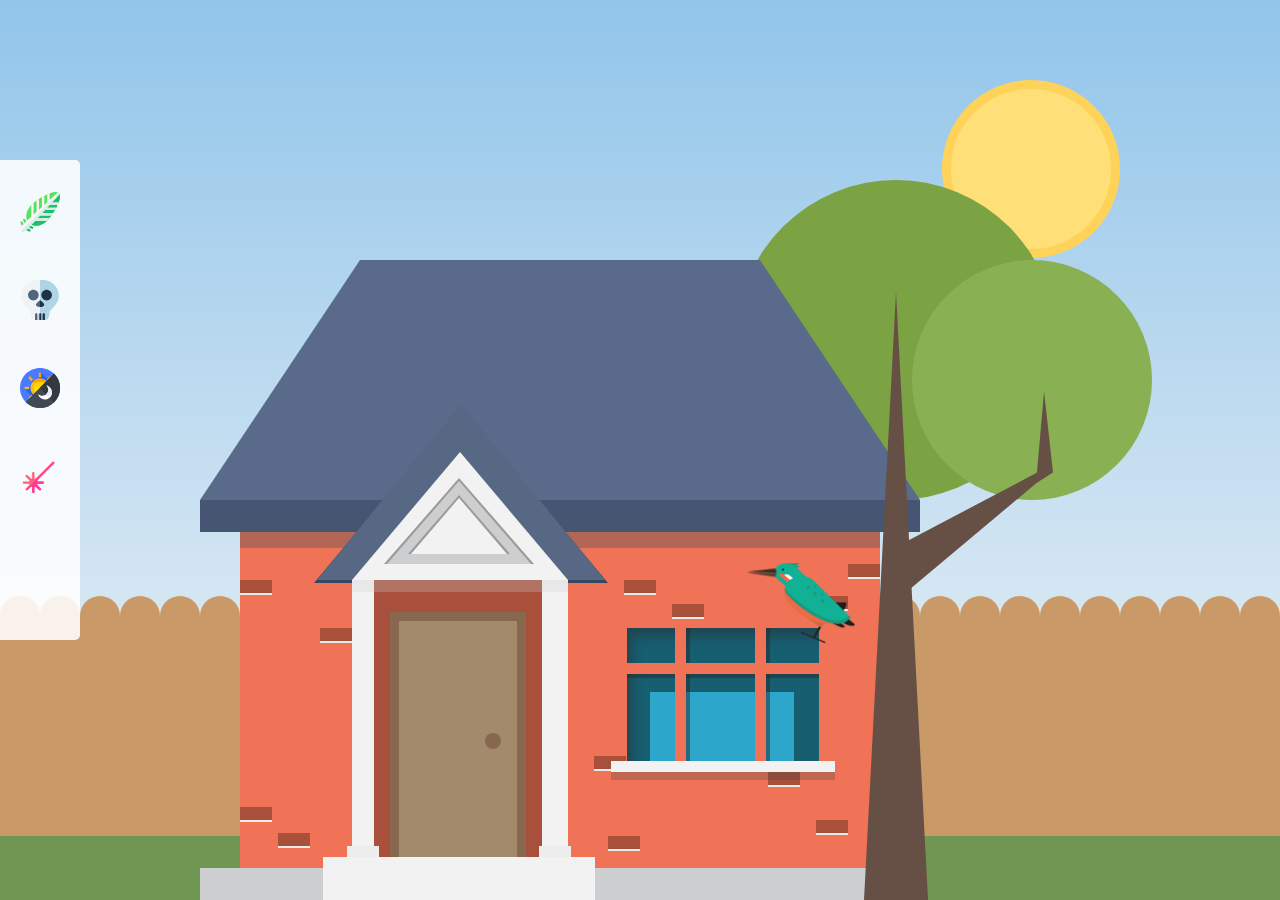
<file: opdracht2/v2/index.html>
<!DOCTYPE html>
<html lang="en" class="day">

<head>
    <meta charset="UTF-8">
    <title>Huisie</title>
    <link rel="stylesheet" href="../styles/styles.css">
    <meta name="viewport" content="width=device-width, initial-scale=1">
</head>

<body>
    <div class="hekhorizontaal1"></div>
    <div class="hekhorizontaal2"></div>
    <div class="hekie">

        <div class="hekstokje"></div>
        <div class="hekstokje"></div>
        <div class="hekstokje"></div>
        <div class="hekstokje"></div>
        <div class="hekstokje"></div>
        <div class="hekstokje"></div>
        <div class="hekstokje"></div>
        <div class="hekstokje"></div>
        <div class="hekstokje"></div>
        <div class="hekstokje"></div>
        <div class="hekstokje"></div>
        <div class="hekstokje"></div>
        <div class="hekstokje"></div>
        <div class="hekstokje"></div>
        <div class="hekstokje"></div>
        <div class="hekstokje"></div>
        <div class="hekstokje"></div>
        <div class="hekstokje"></div>
        <div class="hekstokje"></div>
        <div class="hekstokje"></div>
        <div class="hekstokje"></div>
        <div class="hekstokje"></div>
        <div class="hekstokje"></div>
        <div class="hekstokje"></div>
        <div class="hekstokje"></div>
        <div class="hekstokje"></div>
        <div class="hekstokje"></div>
        <div class="hekstokje"></div>
        <div class="hekstokje"></div>
        <div class="hekstokje"></div>
        <div class="hekstokje"></div>
        <div class="hekstokje"></div>
    </div>
    <div class="gras"></div>
    <div class="zon"></div>




    <section class="boom">
        <div class="bladerenLinks"></div>
        <div class="bladerenMidden"></div>
        <div class="bladerenRechts"></div>

        <div class="groteStam"></div>
        <div class="zijTakjeLinksOne"></div>
        <div class="zijTakjeLinksOneOne"></div>
        <div class="zijTakjeLinksTwo"></div>

        <div class="zijTakjeRightOne"></div>
        <div class="zijTakjeRightOneOne"></div>
        <div class="zijTakjeRightTwo"></div>


    </section>
    <section class="house">


        <div class="muur">
            <div id="baksteen1" class="baksteen"></div>
            <div id="baksteen2" class="baksteen"></div>
            <div id="baksteen3" class="baksteen"></div>
            <div id="baksteen4" class="baksteen"></div>
            <div id="baksteen5" class="baksteen"></div>
            <div id="baksteen6" class="baksteen"></div>
            <div id="baksteen7" class="baksteen"></div>
            <div id="baksteen8" class="baksteen"></div>
            <div id="baksteen9" class="baksteen"></div>
            <div id="baksteen10" class="baksteen"></div>
            <div id="baksteen11" class="baksteen"></div>
            <div id="baksteen12" class="baksteen"></div>

            <div class="raam">

                <div class="raamglinster"></div>
                <div class="horizontaal" id="shaduw1"></div>
                <div class="verticaal1" id="shaduw2"></div>
                <div class="verticaal2" id="shaduw3"></div>
                <div class="horizontaal"></div>
                <div class="verticaal1"></div>
                <div class="verticaal2"></div>
                <div class="vensterbank"></div>

            </div>

        </div>
        <div class="dak"></div>
        <div class="daktrim"></div>
        <div class="stoep"> </div>
        <div class="deurtrim2"></div>
        <div class="deurtrim"></div>

        <div class="paaltjes"></div>
        <div class="deurmuur"></div>
        <div class="deur">
            <div class="deurknop"></div>
        </div>



        <div class="stoep2">
            <div class="paaltjesonder1"></div>
            <div class="paaltjesonder2"></div>
        </div>
        <div class="grootstedriehoek"></div>
        <div class="middendriehoekshaduw"></div>
        <div class="middendriehoek"></div>
        <div class="kleinstedriehoekshaduw"></div>
        <div class="kleinstedriehoek"></div>




    </section>

    <section class="vogel">

        <div class="kop">
            <div class="kuif1"></div>
            <div class="kuif2"></div>
            <div class="hoofd"></div>
            <div class="streep2"></div>
            <div class="streep1"></div>
            <div class="bekonder"></div>
            <div class="bekboven"></div>
            <div class="neusgat"></div>
            <div class="oog"></div>
            <div class="oogDood"></div>
            <div class="oogDood2"></div>
        </div>

        <section class="vogel-vis">
            <article class="visje">
                <div class="zijvin1"></div>
                <div class="zijvin2"></div>
                <div class="vin1"></div>
                <div class="vin2"></div>
                <div class="staartvin1"></div>
                <div class="staartvin2"></div>

            </article>
        </section>



        <div class="benen">
            <div class="voet"></div>
            <div class="bovenbeen"></div>
            <div class="been"></div>
            <div class="nagel1"></div>
            <div class="nagel2"></div>
        </div>

        <div class="romp">
            <div class="staart1"></div>
            <div class="staart2"></div>
            <div class="staart3"></div>
            <div class="borst"></div>
            <div class="vleugel">
                <div class="vleugelpuntje1"></div>
                <div class="vleugelpuntje2"></div>
                <div class="vleugelpuntje3"></div>
                <div class="vleugelpuntje5"></div>
                <div class="vleugelpuntje6"></div>

            </div>
        </div>


    </section>
    <section class="lasers">
        <div class="laserstraal"></div>
        <div class="laserpoint">
            <img src="images/003-lasepointr.svg">
        </div>
    </section>
    <section class="reloadbar">
        <div class="reload">
            <img src="images/refresh.svg" alt="">
        </div>
    </section>

    <section class="toolbar">
        <div class="buttonVliegen button"><img src="images/001-feather.svg" alt=""> </div>
        <div class="buttonDood button"> <img src="images/002-skull.svg" alt=""> </div>
        <div class="buttonNacht button"> <img src="images/004-day-and-night.svg" alt=""> </div>
        <div class="buttonLaser button"> <img id="laserImg" src="images/003-laser.svg" alt=""> </div>
    </section>
</body>
<script src="js/all.js"></script>

</html>
</file>
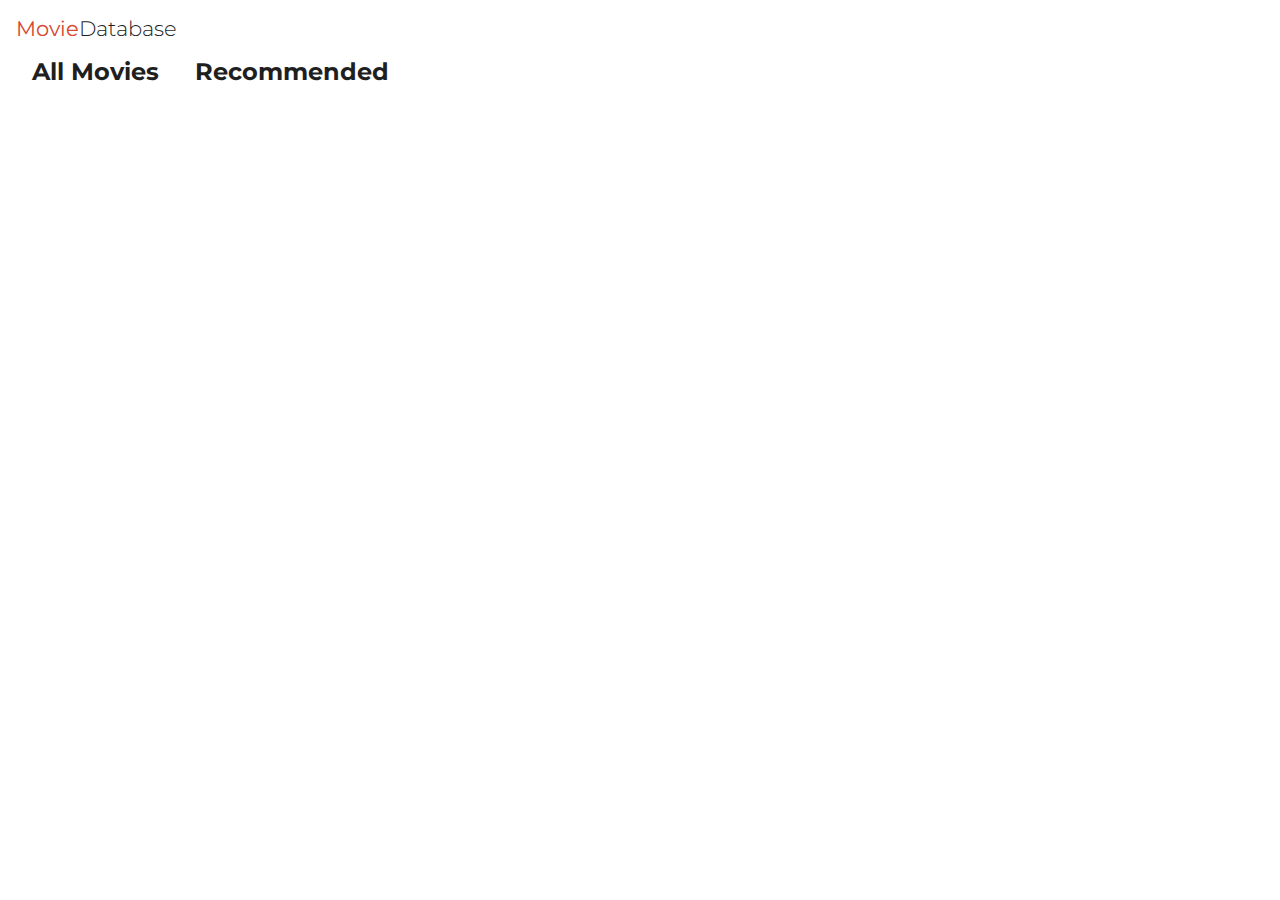
<file: opdracht3/v1.2/index.html>
<!DOCTYPE html>
<html lang="en">

<head>
    <meta charset="UTF-8">
    <title>MovieDatabase</title>
    <link href="styles/styles.css" rel="stylesheet">
    <meta name="viewport" content="width=device-width, initial-scale=1">
    <link href="https://fonts.googleapis.com/css?family=Montserrat:300,400,500,600,700,800" rel="stylesheet">
</head>

<body>
    <nav>
        <h1><b>Movie</b>Database</h1>

        <h2 class="allefilms">All Movies</h2>
        <h2 class="aanbevolen">Recommended</h2>
    </nav>
    <main>
        <!--
<article>
    <img src="images/bladerunner2049ff.jpg" alt="Blade runner cover">
    <div class="moviedetail">
        <h3>Moviename</h3>
        <h4>Moviegenre</h4>
        <span class="release">releasedatum</span>
        <ul>
            <li>Acteur1</li>
            <li>Acteur2</li>
        </ul>
    </div>
</article>
-->
        <div class="aanbevolen">

        </div>



    </main>

    <script src="js/script.js"></script>
</body>

</html>
</file>
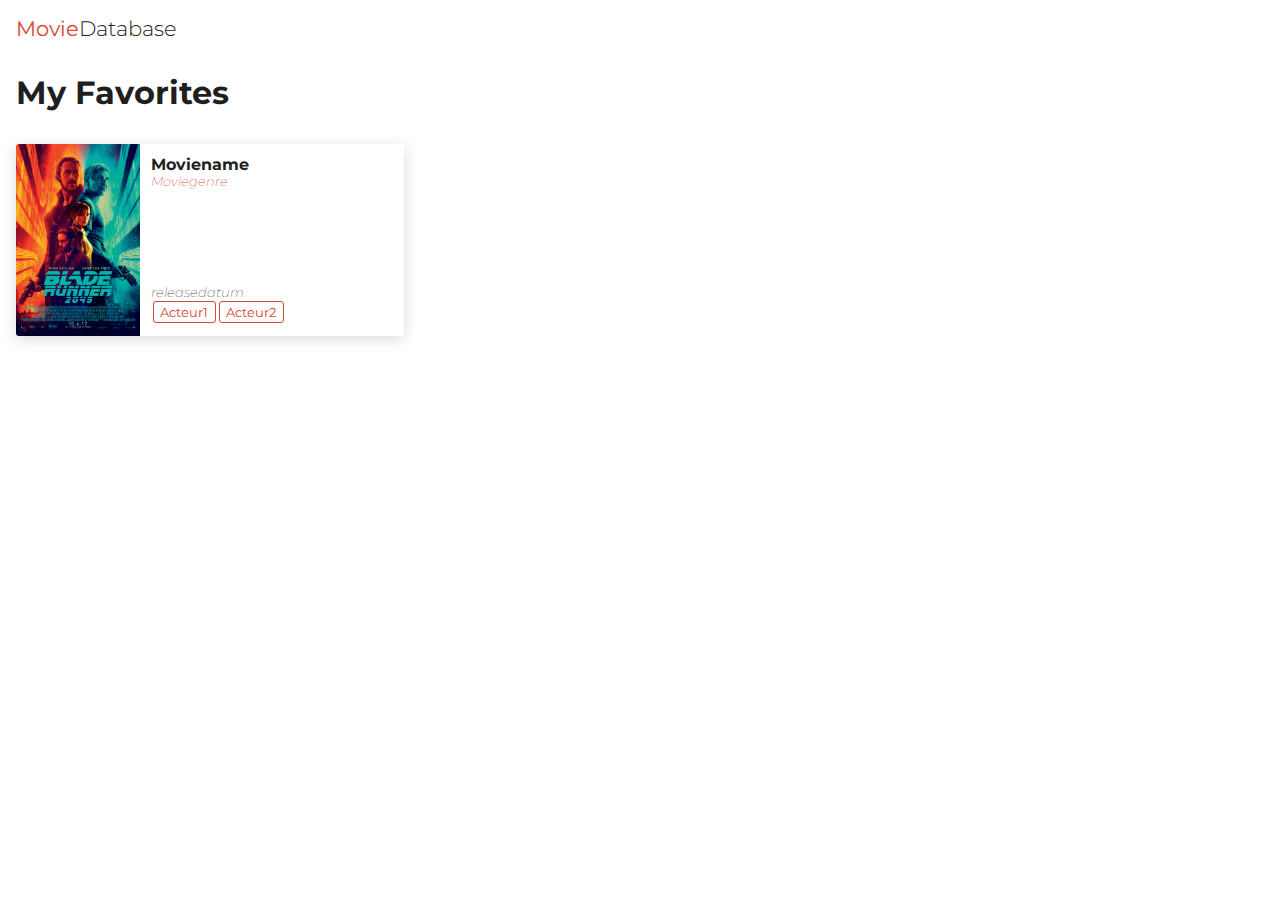
<file: opdracht3/v1/index.html>
<!DOCTYPE html>
<html lang="en">

<head>
    <meta charset="UTF-8">
    <title>MovieDatabase</title>
    <link href="styles/styles.css" rel="stylesheet">
    <meta name="viewport" content="width=device-width, initial-scale=1">
    <link href="https://fonts.googleapis.com/css?family=Montserrat:300,400,500,600,700,800" rel="stylesheet">
</head>

<body>
    <nav>
        <h1><b>Movie</b>Database</h1>
    </nav>
    <h2>My Favorites</h2>
    <main>
        <article>
            <img src="images/bladerunner2049ff.jpg" alt="Blade runner cover">
            <div class="moviedetail">
                <h3>Moviename</h3>
                <h4>Moviegenre</h4>
                <span class="release">releasedatum</span>
                <ul>
                    <li>Acteur1</li>
                    <li>Acteur2</li>
                </ul>
            </div>
        </article>




    </main>

    <script src="js/script.js"></script>
</body>

</html>
</file>
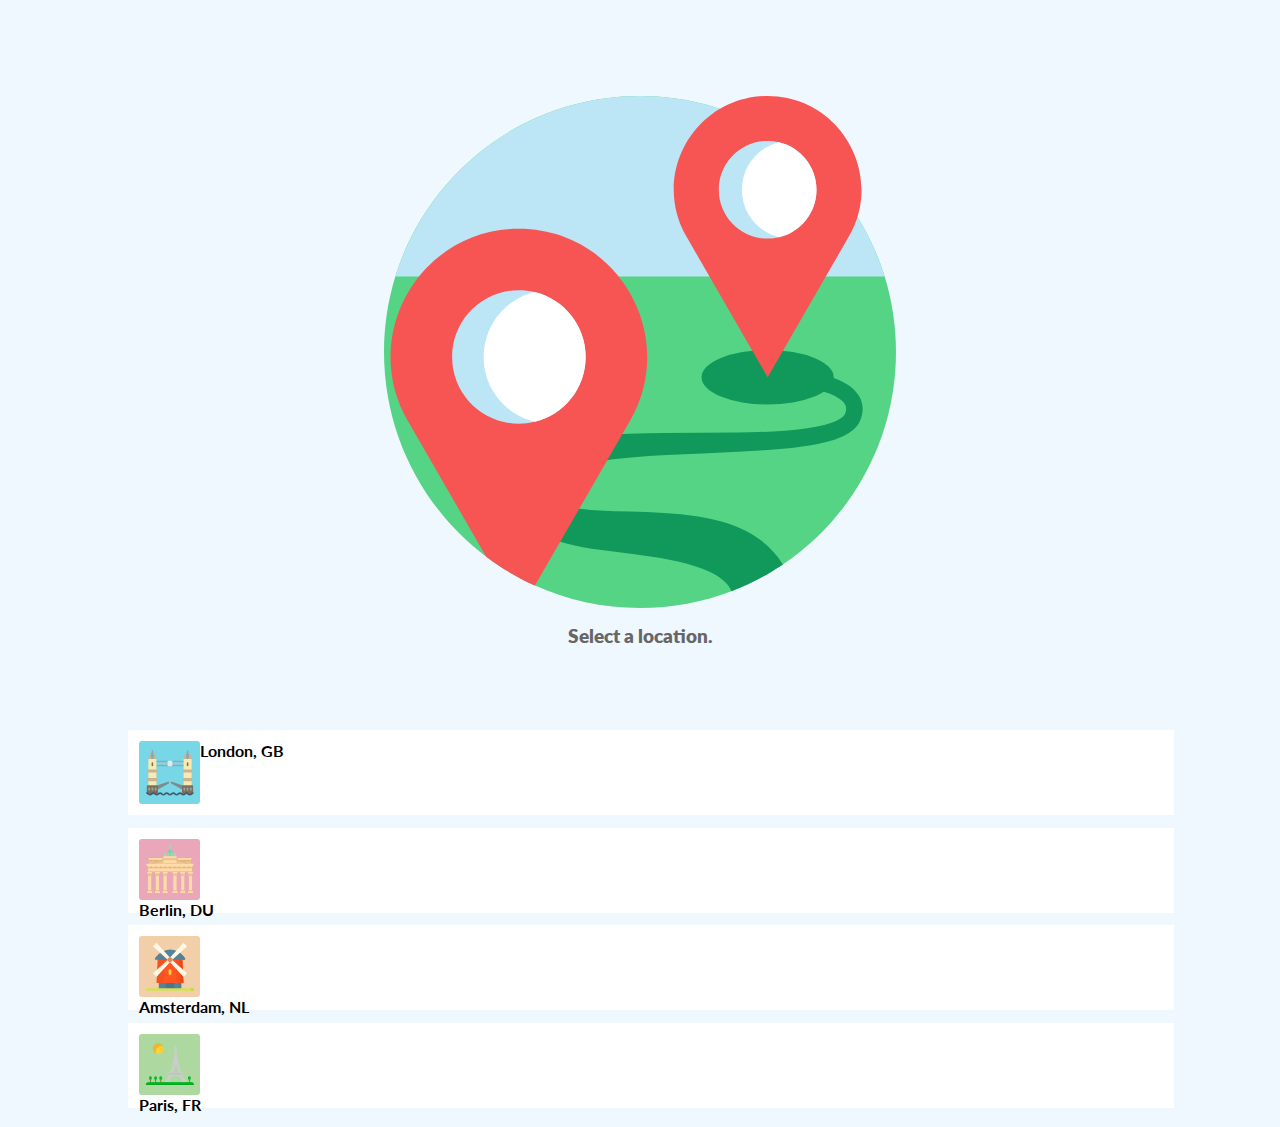
<file: opdracht3/Niet deze/v2/index.html>
<!DOCTYPE html>
<html lang="en">

<head>
    <meta charset="UTF-8">
    <title>Weather</title>
    <link rel="stylesheet" href="styles/styles.css">
    <link href="https://fonts.googleapis.com/css?family=Lato:300,400,700" rel="stylesheet">
    <meta name="viewport" content="width=device-width, initial-scale=1">
</head>

<body>
    <img src="images/place.svg" alt="location svg" class="placessvg">
    <h1>Select a location.</h1>
    <section class="locations">
        <article>
            <img src="images/001-london-bridge.svg" id="blue">
            <h2>London, GB</h2>
        </article>
        <article>
            <div class="berlin">
                <img src="images/004-brandenburg-gate.svg" id="pink">
                <h2>Berlin, DU</h2>
            </div>
        </article>
        <article>
            <div class="amsterdam">
                <img src="images/003-windmill.svg" id="yellow">
                <h2>Amsterdam, NL</h2>
            </div>
        </article>
        <article>
            <div class="paris">
                <img src="images/002-paris.svg" id="green">
                <h2>Paris, FR</h2>
            </div>
        </article>
    </section>
</body>

</html>
</file>
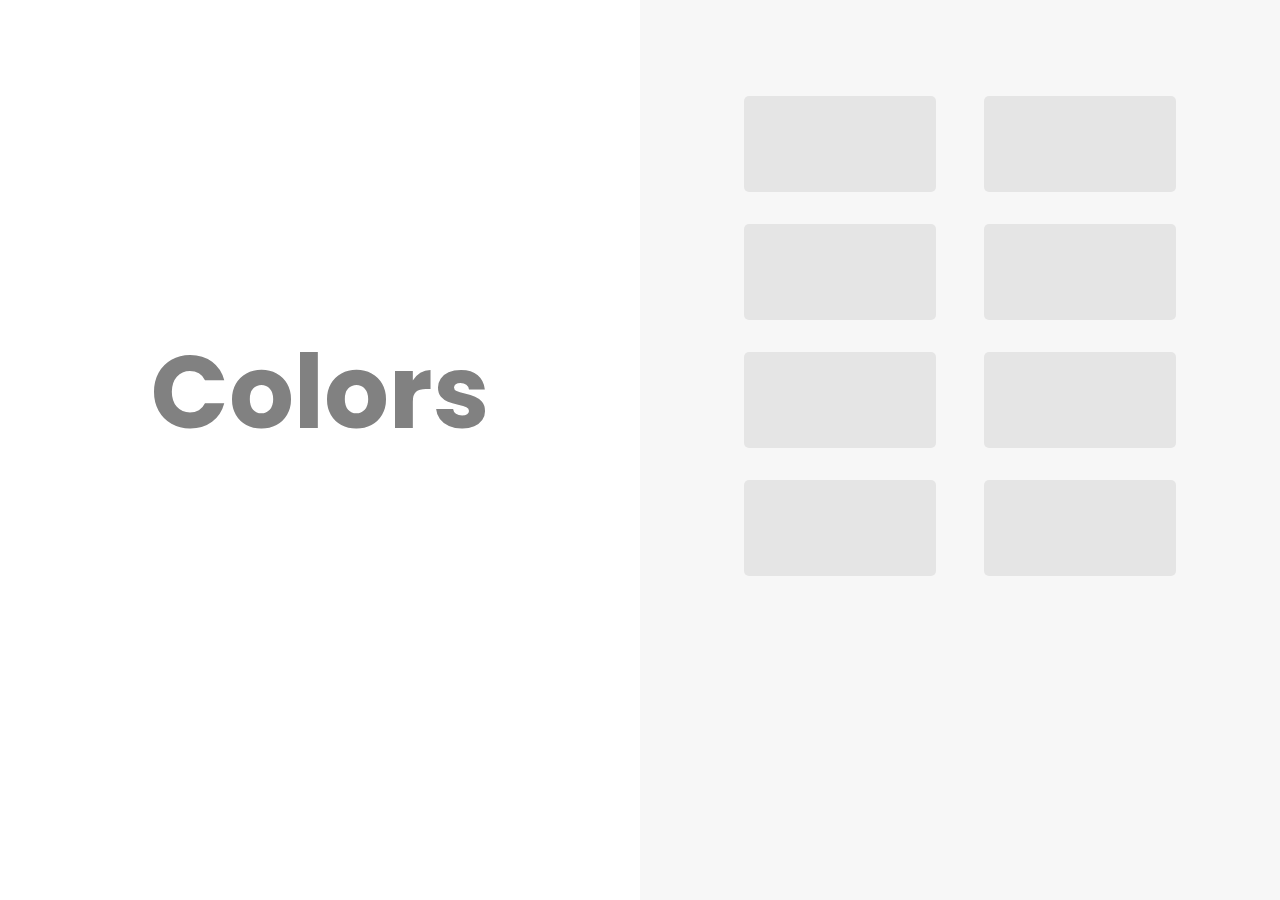
<file: opdracht3/Niet deze/v3/index.html>
<!DOCTYPE html>
<html lang="en">

<head>
    <meta charset="UTF-8">
    <title>Colors</title>
    <link rel="stylesheet" href="styles/styles.css">
    <link href="https://fonts.googleapis.com/css?family=Lato:300,400,700,900|Poppins:300,400,500,600,700,800,900" rel="stylesheet">
    <meta name="viewport" content="width=device-width, initial-scale=1">
</head>

<body>
    <section class="links">
        <h1 id="title">Colors</h1>
    </section>
    <section class="rechts">
        <div class="colorgallary">
            <div class="colorswatches"></div>
            <div class="colorswatches"></div>
            <div class="colorswatches"></div>
            <div class="colorswatches"></div>
            <div class="colorswatches"></div>
            <div class="colorswatches"></div>
            <div class="colorswatches"></div>
            <div class="colorswatches"></div>

        </div>
    </section>
    <script src="js/script.js"></script>
</body>

</html>
</file>
<file: opdracht2/styles/styles.css>
* {
    padding: 0;
    margin: 0;
    font-size: 16px;
}



html {
    width: 100vw;
    height: 100vh;
    background-image: linear-gradient(#91C5EA, #f7f7f7);
}

.gras {
    width: 100%;
    height: 4rem;
    background-color: #6F9652;
    position: absolute;
    bottom: 0;
    border-radius: ;
}

.hekie {
    height: 15rem;
    width: 100%;
    position: absolute;
    /*    background-color: beige;*/
    bottom: 4rem;
    display: flex;
    flex-direction: row;
    justify-content: space-between;
}

.zon {
    width: 10rem;
    height: 10rem;
    background-color: #ffdf77;
    border-radius: 50%;
    position: absolute;
    right: 10rem;
    top: 5rem;
    border: 0.6rem solid #ffd259;

}

.boom {
    width: 30rem;
    height: 45rem;
    position: absolute;
    /*    background-color: aquamarine;*/
    bottom: 0;
    right: 10rem;
}

.groteStam {
    border-left: 2em solid transparent;
    border-right: 2em solid transparent;
    border-bottom: 38rem solid #664f45;
    position: absolute;
    bottom: 0;
    left: 14rem;
    z-index: 50;
}

.zijTakjeLinksOne {
    position: absolute;
    border-left: 11em solid transparent;
    border-right: 1.5em solid transparent;
    border-bottom: 2.4rem solid #664f45;
    transform: rotate(40deg);
    left: 5rem;
    top: 28rem;
}

.zijTakjeLinksOneOne {
    position: absolute;
    border-left: 11em solid transparent;
    border-right: 1.5em solid transparent;
    border-bottom: 2.4rem solid #664f45;
    transform: rotate(40deg);
    left: 5rem;
    top: 27.7rem;
}

.zijTakjeLinksTwo {
    position: absolute;
    border-left: 5em solid transparent;
    border-right: 1em solid transparent;
    border-top: 1rem solid #664f45;
    transform: rotate(85deg);
    left: 3rem;
    top: 23.5rem;
}

.zijTakjeRightOne {
    position: absolute;
    border-right: 11em solid transparent;
    border-left: 1.5em solid transparent;
    border-bottom: 2.4rem solid #664f45;
    transform: rotate(-40deg);
    right: 3.5rem;
    top: 20rem;

}

.zijTakjeRightOneOne {
    position: absolute;
    border-right: 11em solid transparent;
    border-left: 1.5em solid transparent;
    border-bottom: 2.4rem solid #664f45;
    transform: rotate(-40deg);
    right: 3.5rem;
    top: 19.7rem;
}

.zijTakjeRightTwo {
    position: absolute;
    border-right: 5em solid transparent;
    border-left: 0.8em solid transparent;
    border-top: 1rem solid #664f45;
    transform: rotate(-85deg);
    right: 1.6rem;
    top: 15.6rem;
}

.bladerenLinks {
    position: absolute;
    height: 15rem;
    width: 15rem;
    background-color: #89b053;
    border-radius: 50%;
    top: 13rem;
    left: -1rem;
}

.bladerenMidden {
    position: absolute;
    height: 20rem;
    width: 20rem;
    background-color: #7ba344;
    border-radius: 50%;
    top: 0rem;
    left: 6rem;
}

.bladerenRechts {
    position: absolute;
    height: 15rem;
    width: 15rem;
    background-color: #89b053;
    border-radius: 50%;
    top: 5rem;
    right: -2rem;
}


.hekstokje {
    height: 17rem;
    width: 2.5rem;
    background-color: #c99968;
    border-radius: 20px;
}

.hekhorizontaal1 {
    position: absolute;
    width: 100%;
    height: 1.5rem;
    background-color: #966e46;
    bottom: 6rem;
}

.hekhorizontaal2 {
    position: absolute;
    width: 100%;
    height: 1.5rem;
    background-color: #966e46;
    bottom: 14rem;
}

.house {
    width: 60rem;
    height: 40rem;
    /*    background-color: #ac85a;*/
    position: absolute;
    bottom: 0;
}

.muur {
    width: 40rem;
    height: 25rem;
    background-color: #F07357;
    position: absolute;
    left: 15rem;
    bottom: 2rem;
    box-shadow: inset 0px 80px 0px 0px rgba(85, 85, 85, 0.4);
}

.dak {
    width: 25rem;
    position: absolute;
    border-bottom: 15rem solid #5A6A8A;
    border-left: 10rem solid transparent;
    border-right: 10rem solid transparent;
    left: 12.5rem;
}

.daktrim {
    width: 45rem;
    height: 2rem;
    background-color: #465672;
    position: absolute;
    left: 12.5rem;
    top: 15rem;
}

.stoep {
    width: 45rem;
    height: 2rem;
    background-color: #CDCFD1;
    position: absolute;
    bottom: 0rem;
    left: 12.5rem;
}

.stoep2 {
    width: 17rem;
    height: 2.7rem;
    background-color: #f2f2f2;
    position: absolute;
    bottom: 0rem;
    left: 20.2rem;
}


.baksteen {
    width: 2rem;
    height: 0.8rem;
    position: absolute;
    background-color: #A9503A;
    box-shadow: 0px 2px 0px 0px rgb(235, 235, 235);
}

.paaltjes {
    width: 13.5rem;
    height: 20rem;
    background-color: #f2f2f2;
    position: absolute;
    bottom: 0rem;
    left: 22rem;
}

.deurmuur {
    width: 10.5rem;
    height: 20rem;
    background-color: #A8503B;
    position: absolute;
    bottom: 0rem;
    left: 23.4rem;
}

.deur {
    width: 8.5rem;
    height: 18rem;
    background-color: #A48A6D;
    border: solid 0.6rem #87684E;
    position: absolute;
    bottom: 0rem;
    left: 24.4rem;
    box-sizing: border-box;
}



.grootstedriehoek {
    position: absolute;
    height: 6em;
    border-style: solid;
    border-width: 0 6.75em 8em;
    border-color: transparent transparent #f2f2f2;
    box-shadow: 0px 12px 0px 0px rgba(209, 209, 209, 0.28);
    left: 22rem;
    top: 6rem;
}

.middendriehoek {
    position: absolute;
    height: 6em;
    border-style: solid;
    border-width: 0 4.5em 5.2em;
    border-color: transparent transparent #CDCED0;
    box-shadow: inset 0px 0px 26px 8px rgba(87, 87, 87, 1);
    left: 24.2rem;
    top: 7.8rem;
}

.middendriehoekshaduw {
    position: absolute;
    height: 6em;
    border-style: solid;
    border-width: 0 4.7em 5.4em;
    border-color: transparent transparent #9b9b9b;
    /*    box-shadow: inset 0px 0px 26px 8px rgba(87, 87, 87, 1);*/
    left: 24rem;
    top: 7.6rem;
}

.kleinstedriehoek {
    position: absolute;
    height: 6em;
    border-style: solid;
    border-width: 0 3em 3.5em;
    border-color: transparent transparent #f2f2f2;
    box-shadow: inset 0px 0px 58px 31px rgba(87, 87, 87, 0.96);
    left: 25.7rem;
    top: 8.9rem;
}

.kleinstedriehoekshaduw {
    position: absolute;
    height: 6em;
    border-style: solid;
    border-width: 0 3.2em 3.7em;
    border-color: transparent transparent #9b9b9b;
    /*    box-shadow: inset 0px 0px 58px 31px rgba(87, 87, 87, 0.96);*/
    left: 25.5rem;
    top: 8.7rem;
}

.deurtrim {
    position: absolute;
    height: 6em;
    border-style: solid;
    border-width: 0 9em 11em;
    border-color: transparent transparent #576884;
    left: 19.8rem;
    top: 3rem;
}

.deurtrim2 {
    position: absolute;
    height: 6em;
    border-style: solid;
    border-width: 0 9.2em 11em;
    border-color: transparent transparent #374760;
    left: 19.6rem;
    top: 3.2rem;
}

.raam {
    position: absolute;
    width: 12rem;
    height: 9rem;
    background-color: #175E71;
    bottom: 6rem;
    right: 3.8rem;
    box-shadow: inset 30px 33px 11px -24px rgba(41, 41, 41, 0.43);
}

.raamglinster {
    position: absolute;
    width: 9rem;
    height: 5rem;
    background-color: #2CA6CA;
    right: 3.8rem;
    bottom: 0;
    left: 1.4rem;
}

.horizontaal {
    position: absolute;
    width: 12rem;
    height: 0.7rem;
    background-color: #F07357;
    top: 2.2rem;
}

.verticaal1 {
    position: absolute;
    width: 0.7rem;
    height: 9rem;
    background-color: #F07357;
    top: 0;
    left: 3rem;
}

.verticaal2 {
    position: absolute;
    width: 0.7rem;
    height: 9rem;
    background-color: #F07357;
    top: 0;
    left: 8rem;
}

.vensterbank {
    position: absolute;
    width: 14rem;
    height: 0.7rem;
    background-color: #f2f2f2;
    bottom: 0;
    left: -1rem;
    box-shadow: 0px 8px 0px 0px rgba(70, 70, 70, 0.28);
}

.paaltjesonder1 {
    height: 0.7rem;
    width: 2rem;
    background-color: #ededed;
    position: absolute;
    top: -0.7rem;
    left: 1.5rem;
}

.paaltjesonder2 {
    height: 0.7rem;
    width: 2rem;
    background-color: #ededed;
    position: absolute;
    top: -0.7rem;
    right: 1.5rem;
}


/*vogel*/


.vogel {
    position: absolute;
    right: 9.5rem;
    bottom: -0.5rem;
    /* background-color: #ff9c9c; */
    width: 40em;
    transform: scale(.15);
    height: 40em;
    transition-timing-function: ease-in;
    transition: 4s ease-in;
    transition: ease-in;

}

.vogel.vliegen {
    /*    animation: vliegBoog infinite;*/
    animation-duration: 2s;
    transition: ease-in;
    transform: translate(0) scale(.15) animation-iteration-count: none;
    /*    animation-direction: alternate;*/
    animation-timing-function: ease;
    animation-fill-mode: forwards;
    animation-delay: 1s;

    animation: vliegBoog 3s ease-in-out infinite;
}

@keyframes vliegBoog {
    25% {
        transform: translateY(-25%) scale(.15)
    }

    50% {
        transform: translateY(-20%) scale(.15)
    }

    75% {
        transform: translateY(-25%) scale(.15)
    }
}


.vogel.dood {
    animation: dood;
    animation-duration: 2s;
    transition: ease-in;
    transform: translate(0) scale(.15);
    /*    animation-direction: alternate;*/
    animation-timing-function: ease;
    animation-fill-mode: forwards;

}

@keyframes dood {
    25% {
        transform: translateY(10%) scale(.15) rotate(180deg)
    }

    100% {
        transform: translateY(55%) scale(.15) rotate(180deg)
    }


}

.vleugel.sneller {
    animation-name: flapper;
    animation-duration: 0.1s;
}

.romp {
    /*    position: absolute;*/
    background-color: antiquewhite;
}

.vleugel {
    height: 12em;
    width: 29em;
    position: absolute;
    left: 13rem;
    top: 10rem;
    background-color: #11b196;
    border-radius: 18em 0px 200% 9em;
    transform: rotate(45deg);
    transform-origin: left;
    box-shadow: inset -0.8em -0.8em 0.1em 0.1em #24947c;


    animation-name: flapper;
    animation-duration: 1s;
    animation-iteration-count: infinite;
    animation-direction: alternate;
    animation-timing-function: ease-in-out;
}

@keyframes flapper {
    from {
        transform: translate(0em, -0.5em) rotate(31deg);
    }

    to {
        transform: translate(-1em, -.5em) rotate(39deg);
    }
}

.deurknop {
    height: 1rem;
    width: 1rem;
    border-radius: 50%;
    background-color: #87684E;
    right: 1rem;
    top: 7rem;
    position: absolute;
}

.borst {
    height: 10em;
    width: 24em;
    position: absolute;
    top: 55%;
    left: 21%;
    background-color: #e96c47;
    border-radius: 0 0 50% 50%;
    transform: rotate(33deg)
}

.staart1 {
    height: 5em;
    width: 10em;
    position: absolute;
    background-color: #1d1d1d;
    border-top-left-radius: 100px;
    border-top-right-radius: 100px;
    top: 65%;
    left: 65%;
    transform: rotate(180deg)
}

.staart2 {
    height: 3.5em;
    width: 15em;
    position: absolute;
    background-color: #1d1d1d;
    border-top-left-radius: 100%;
    border-top-right-radius: 10%;
    top: 75%;
    left: 63%;
    transform: rotate(220deg)
}

.staart3 {
    height: 3em;
    width: 15em;
    position: absolute;
    background-color: #1d1d1d;
    border-top-left-radius: 100%;
    border-top-right-radius: 10%;
    top: 77%;
    left: 53%;
    transform: rotate(220deg)
}

.been {
    height: 6em;
    width: 8em;
    position: absolute;
    bottom: 13%;
    left: 50%;
    background-color: #cd6949;
    transform: rotate(35deg)
}

.bovenbeen {
    height: 6em;
    width: 1em;
    position: absolute;
    bottom: -3%;
    left: 58.5%;
    background-color: #272727;
    transform: rotate(30deg)
}

.voet {
    height: 10em;
    width: 0.5em;
    position: absolute;
    bottom: -14%;
    left: 55%;
    background-color: #272727;
    transform: rotate(113deg)
}

.nagel1 {
    height: 0.7rem;
    width: 1rem;
    border-radius: 50%;
    box-shadow: inset -0.5px 4px 0 2px #1c1c1c;
    position: absolute;
    bottom: 2.3%;
    left: 42.4%;
    transform: rotate(-4deg);
    z-index: 10;
}

.nagel2 {
    height: 0.7rem;
    width: 1rem;
    border-radius: 50%;
    box-shadow: inset -0.5px 4px 0 2px #1c1c1c;
    position: absolute;
    bottom: -7.5%;
    left: 66%;
    transform: rotate(30deg);
    z-index: 10;
}

.vleugelpuntje1 {
    width: 1.3rem;
    height: 1.3rem;
    background-color: #24947c;
    border-radius: 50%;
    position: absolute;
    top: 3rem;
    left: 7rem;
}

.vleugelpuntje2 {
    width: 1.3rem;
    height: 1.3rem;
    background-color: #24947c;
    border-radius: 50%;
    position: absolute;
    top: 2.8rem;
    left: 11rem;
}

.vleugelpuntje3 {
    width: 1.3rem;
    height: 1.3rem;
    background-color: #24947c;
    border-radius: 50%;
    position: absolute;
    top: 2.8rem;
    left: 15.3rem;
}


.vleugelpuntje5 {
    width: 0.9rem;
    height: 0.9rem;
    background-color: #24947c;
    border-radius: 50%;
    position: absolute;
    top: 1rem;
    left: 9rem;
}

.vleugelpuntje6 {
    width: 0.9rem;
    height: 0.9rem;
    background-color: #24947c;
    border-radius: 50%;
    position: absolute;
    top: 1.2rem;
    left: 13.5rem;
}




/*Kop*/

.hoofd {
    height: 9em;
    width: 15em;
    position: absolute;
    left: 14%;
    top: 28%;
    background-color: #11b196;
    border-radius: 18em 0px 200% 9em;
    transform: rotate(45deg);
}

.streep1 {
    height: 1.5em;
    width: 15em;
    position: absolute;
    background-color: #e96c47;
    border-radius: 20em 0;
    top: 45%;
    left: 16%;
    transform: rotate(40deg);

}

.streep2 {
    height: 2em;
    width: 15em;
    position: absolute;
    background-color: #ffffff;
    border-radius: 20em 0;
    top: 45%;
    left: 21%;
    transform: rotate(40deg);
}

.bekonder {
    width: 0;
    height: 0;
    border-left: 12em solid transparent;
    border-right: 0.5em solid transparent;

    border-top: 1.8em solid #5a4135;
    position: absolute;
    top: 34%;
    left: -14%;
}

.bekboven {
    width: 0;
    height: 0;
    border-left: 12em solid transparent;
    border-right: 0.5em solid transparent;

    border-bottom: 1.8em solid #3e2c21;
    position: absolute;
    top: 29.2%;
    left: -13.9%;
    transform: rotate(2deg);
    z-index: 10;
}

.neusgat {
    width: 0;
    height: 0;
    border-left: 1.2em solid transparent;
    border-right: 0em solid transparent;

    border-bottom: 0.4em solid #5a4135;
    position: absolute;
    top: 31.3%;
    left: 10%;
    transform: rotate(3deg);
    z-index: 11;
}

.oog {
    width: 0.8rem;
    height: 0.8rem;
    background-color: black;
    border-radius: 50%;
    position: absolute;
    top: 30%;
    left: 23%;
    display: block;
}

.oogDood {
    width: 2rem;
    height: 0.5rem;
    background-color: black;
    border-radius: 15px;
    position: absolute;
    top: 30%;
    left: 23%;
    transform: rotate(-45deg);
    display: none;
}

.oogDood2 {
    width: 2rem;
    height: 0.5rem;
    background-color: black;
    border-radius: 15px;
    position: absolute;
    top: 30%;
    left: 23%;
    transform: rotate(45deg);
    display: none;
}

.kuif1 {
    width: 0;
    height: 0;
    border-left: 1em solid transparent;
    border-right: 4.5em solid transparent;

    border-top: 2.5em solid #24947c;
    position: absolute;
    top: 24.2%;
    left: 28%;
}

.kuif2 {
    width: 0;
    height: 0;
    border-left: 1em solid transparent;
    border-right: 4.5em solid transparent;

    border-top: 2.5em solid #24947c;
    position: absolute;
    top: 27%;
    left: 28%;
}


/*Frontend*/

.toolbar {
    width: 5rem;
    height: 30rem;
    position: absolute;
    left: 0;
    top: 10rem;
    background-color: rgba(255, 255, 255, 0.87);
    border-radius: 0 5px 5px 0;
}

.button {
    height: 2.5rem;
    width: 5rem;

    margin: 1rem 0;
    padding: 1rem 0;
}

.button img {
    width: 2.5rem;
    display: block;
    margin: auto;
}

.button:hover {
    background-color: rgba(216, 216, 216, 0.87);
}

#laserImg {
    transform: rotate(45deg);
}

.reloadbar {
    width: 5rem;
    height: 5rem;
    position: absolute;
    left: 0;
    top: 4rem;
    background-color: rgba(255, 255, 255, 0.87);
    border-radius: 0 5px 5px 0;
    display: none;
}

.reload {
    height: 2.5rem;
    width: 5rem;

    padding: 1.3rem 0;
}

.reload img {
    width: 2.5rem;
    display: block;
    margin: auto;
}

.lasers {
    position: absolute;
    right: 65rem;
    top: 40.1rem;

    animation-name: laserss;
    animation-duration: 0.1s;
    animation-iteration-count: infinite;
    animation-direction: alternate;
    display: none;

}

.laserstraal {
    box-sizing: border-box;
    position: absolute;
    height: 0.4rem;
    width: 35rem;
    background-color: #c95a5a;
    transform: rotate(-20deg);
    border-top: 2px solid #812c2c;
    border-bottom: 2px solid #812c2c;
    border-radius: 50%;

    /*    animation-timing-function: ease-in-out;*/
}


@keyframes laserss {
    50% {
        filter: invert(100%)
    }
}




.laserpoint {
    position: absolute;
    width: 5rem;
    height: 5rem;
    /*    background-color: aqua;*/
    top: 3.5rem;
    left: -1rem;

    animation-name: lasersgroot;
    animation-duration: 0.5s;
    animation-iteration-count: infinite;
    animation-direction: alternate;
}

@keyframes lasersgroot {
    50% {
        transform: rotate(180deg) scale(1.2);
    }
}







#shaduw1 {
    background-color: rgba(41, 41, 41, 0.49);
    top: 2.4rem;
}

#shaduw2 {
    background-color: rgba(41, 41, 41, 0.49);
    left: 8.2rem;
}

#shaduw3 {
    background-color: rgba(41, 41, 41, 0.49);
    left: 3.2rem;
}

#baksteen1 {
    top: 7rem
}

#baksteen2 {
    bottom: 3rem;
}

#baksteen3 {
    bottom: 1.4rem;
    left: 2.4rem;
}

#baksteen4 {
    top: 10rem;
    left: 5rem;
}

#baksteen5 {
    top: 7rem;
    left: 24rem;
}

#baksteen6 {
    top: 8.5rem;
    left: 27rem;
}

#baksteen7 {
    top: 6rem;
    right: 0rem;
}

#baksteen8 {
    top: 8rem;
    right: 2rem;
}

#baksteen9 {
    top: 18rem;
    right: 15.9rem;
}

#baksteen10 {
    top: 19rem;
    right: 5rem;
}

#baksteen11 {
    top: 22rem;
    right: 2rem;
}

#baksteen12 {
    top: 23rem;
    right: 15rem;
}
</file>
<file: opdracht3/v1.2/styles/styles.css>
* {
    margin: 0;
    padding: 0;
    font-size: 16px;
    font-family: 'Montserrat', sans-serif;
    color: #1f1f1f;
}

body {
    padding: 1rem;
    transition: ease-in 0.5s;
}

main {
    margin-top: 1rem;
    display: grid;
    display: grid;
    grid-template-columns: repeat(1fr);

}

h1 {
    font-size: 1.3rem;
    font-weight: 300;
}

/*
nav:nth-child(3)::before {
    content: "";
    background-repeat: no-repeat;
    background-position: -0.5rem 75%;
    background-size: 110%;
    width: 2rem;
    height: 1.6rem;
    transition: 0.3s;
    background-image: url(../images/001-video-player-1.svg);
}
*/

h2 {
    padding: 1rem 1rem 0 1rem;
    font-size: 1rem;
    display: inline-block;
}


h4 {
    font-weight: 200;
    font-style: oblique;
    font-size: 0.8rem;
    color: #D64933;

}

h1 b {
    font-size: 1.3rem;
    color: #D64933;
}

article {
    border-radius: 3px;
    /*    background-color: aqua;*/
    width: 100%;
    height: 12rem;
    display: flex;
    box-shadow: 0px 3px 15px rgba(0, 0, 0, 0.15);
    margin: 0.5rem 0rem;
    /*    transition: ease-in 0.5s;*/
}

.moviedetail {
    padding: 0.7rem;
    display: flex;
    flex-direction: column;
}

article footer {
    justify-content: flex-end;
    margin-top: auto;
}

.release {
    font-weight: 200;
    font-style: oblique;
    font-size: 0.8rem;
    color: #4d4d4d;
    justify-content: flex-end;
    margin-top: auto;
}


article ul {
    width: 100%;
    list-style: none;
    display: flex;

}

article ul li {
    margin: 0.1rem;
    padding: 0.15rem 0.4rem;
    border: 1px solid #D64933;
    border-radius: 3px;
    color: #D64933;
    font-size: 0.8rem;
}

article img {
    border-radius: 3px 0px 0px 3px;
    max-width: 32%;
    object-fit: cover;
    overflow: hidden;
}

.hidden {
    display: none;
}

@media only screen and (min-width: 700px) {

    body {
        padding: 0rem;
        transition: ease-in 0.5s;
    }

    nav {
        padding: 1rem;
    }

    main {
        grid-template-columns: 1fr 1fr;
    }

    article {
        width: 91%;
        margin: 1rem;
    }

    h2 {
        padding: 1rem 1rem 0 1rem;
        font-size: 1.5rem;
        display: inline-block;
    }
}

@media only screen and (min-width: 980px) {

    body {
        padding: 0rem;
        transition: ease-in 0.5s;
    }

    nav {
        padding: 1rem;
    }

    main {
        grid-template-columns: 1fr 1fr 1fr;
        /*        padding: 2rem;*/
    }

    article {
        width: 91%;
        margin: 1rem;
    }
}
</file>
<file: opdracht3/v1/styles/styles.css>
* {
    margin: 0;
    padding: 0;
    font-size: 16px;
    font-family: 'Montserrat', sans-serif;
    color: #1f1f1f;
}

body {
    padding: 1rem;
}

main {
    margin-top: 1rem;
    display: grid;
    display: grid;
    grid-template-columns: repeat(1fr);
}

h1 {
    font-size: 1.3rem;
    font-weight: 300;
}

h2 {
    padding: 1rem 1rem 0 1rem;
    font-size: 2rem;
}

h4 {
    font-weight: 200;
    font-style: oblique;
    font-size: 0.8rem;
    color: #D64933;

}

h1 b {
    font-size: 1.3rem;
    color: #D64933;
}

article {
    border-radius: 3px;
    /*    background-color: aqua;*/
    width: 100%;
    height: 12rem;
    display: flex;
    box-shadow: 0px 3px 15px rgba(0, 0, 0, 0.15);
    margin: 0.5rem 0rem;
}

.moviedetail {
    padding: 0.7rem;
    display: flex;
    flex-direction: column;
}

article footer {
    justify-content: flex-end;
    margin-top: auto;
}

.release {
    font-weight: 200;
    font-style: oblique;
    font-size: 0.8rem;
    color: #4d4d4d;
    justify-content: flex-end;
    margin-top: auto;
}


article ul {
    width: 100%;
    list-style: none;
    display: flex;

}

article ul li {
    margin: 0.1rem;
    padding: 0.15rem 0.4rem;
    border: 1px solid #D64933;
    border-radius: 3px;
    color: #D64933;
    font-size: 0.8rem;
}

article img {
    border-radius: 3px 0px 0px 3px;
    max-width: 32%;
    object-fit: cover;
    overflow: hidden;
}

@media only screen and (min-width: 700px) {

    body {
        padding: 0rem;
    }

    nav {
        padding: 1rem;
    }

    main {
        grid-template-columns: 1fr 1fr;
    }

    article {
        width: 91%;
        margin: 1rem;
    }
}

@media only screen and (min-width: 980px) {

    body {
        padding: 0rem;
    }

    nav {
        padding: 1rem;
    }

    main {
        grid-template-columns: 1fr 1fr 1fr;
    }

    article {
        width: 91%;
        margin: 1rem;
    }
}
</file>
<file: opdracht3/Niet deze/v2/styles/styles.css>
* {
    margin: 0;
    padding: 0;
    font-size: 16px;
    font-family: 'Lato', sans-serif;
}

body {
    background-color: aliceblue;
}

body h1 {
    font-size: 1.2rem;
    text-align: center;
    font-weight: 800;
    margin: 1rem auto;
    color: #676767;
}

.placessvg {
    display: block;
    width: 40vw;
    margin: 0 auto;
    margin-top: 6rem;
}

.locations {

    width: 80vw;
    height: 100%;
    margin: 0rem auto;
    margin-top: 4rem;
    padding: 0.8rem;
    display: flex;
    flex-direction: column;
    border-radius: 5px;

}

.locations article {
    display: flex;
    background-color: #ffffff;
    width: 100%;
    height: 3.9rem;
    margin: 0.4rem 0;
    flex-direction: row;
    padding: 0.7rem;
    /*    flex-wrap: wrap;*/
}

h2 {
    width: 100%;
    display: flex;
}

article img {
    width: 3rem;
    padding: 0.4rem;
    border-radius: 3px;
    display: flex;
}

#blue {
    background-color: #77D7E7;
}

#pink {
    background-color: #EAA7B9;
}

#yellow {
    background-color: #F2CFA8;
}

#green {
    background-color: #add9a0;
}
</file>
<file: opdracht3/Niet deze/v3/styles/styles.css>
* {
    font-size: 16px;
    font-family: 'Lato', sans-serif;
    margin: 0;
    padding: 0;
}

body {
    display: flex;
    flex-direction: row;
}


.links {
    width: 50vw;
    height: 100vh;
}

.rechts {
    width: 50vw;
    background-color: #f7f7f7;
    height: 100vh;

}

#title {
    font-size: 8vw;
    font-weight: 700;
    text-align: center;
    font-family: 'Poppins', sans-serif;
    margin-top: 35vh;
    color: #818181;
}

.colorgallary {
    padding: 5rem;
    display: flex;
    flex-wrap: wrap;
    flex-direction: row;
    justify-content: space-around;
}

.colorswatches {
    background-color: #e5e5e5;
    height: 6rem;
    width: 12rem;
    margin: 1rem;
    border-radius: 5px;

}
</file>
